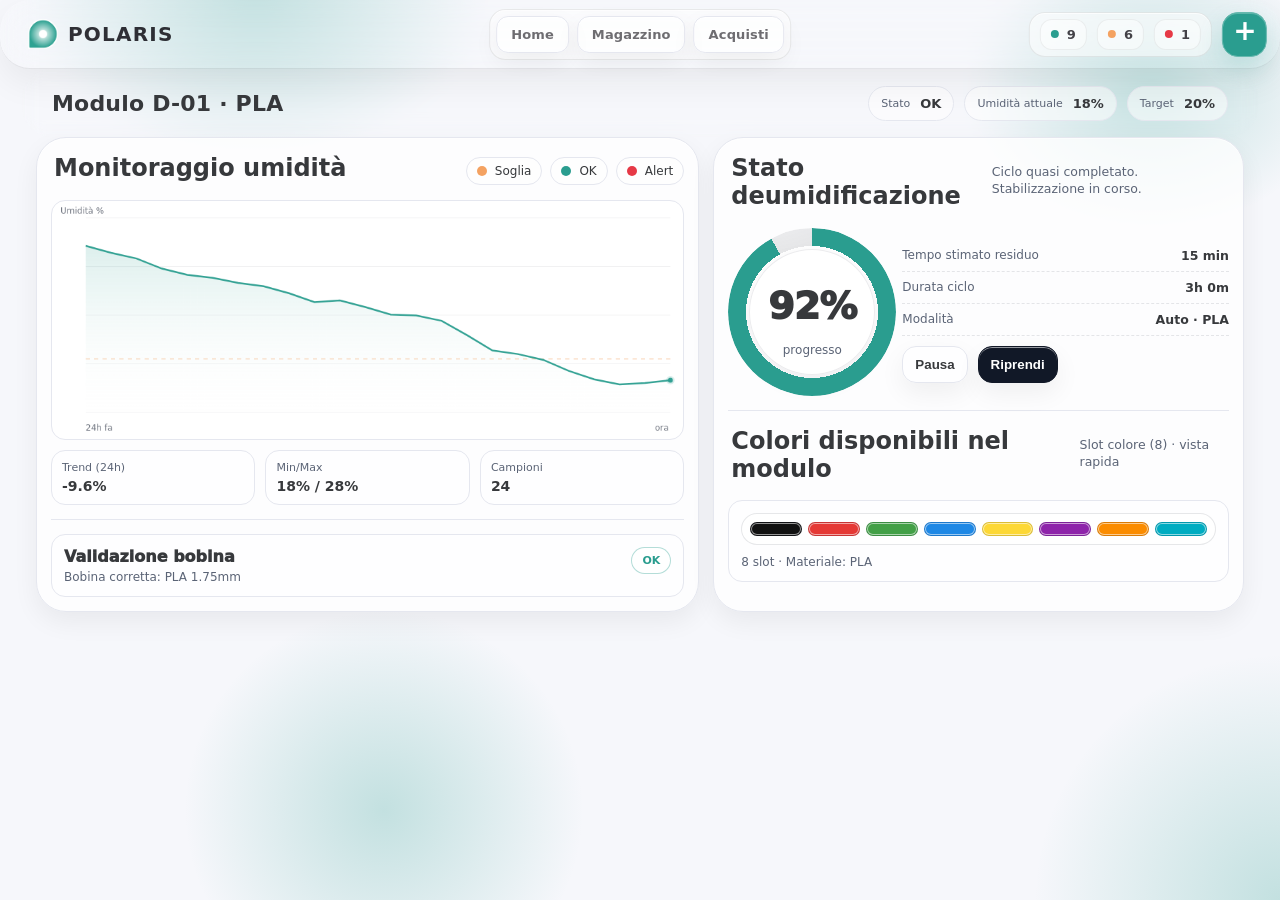
<file: modulo/index.html>
<!doctype html>
<html lang="it">
<head>
  <meta charset="utf-8" />
  <meta name="viewport" content="width=device-width,initial-scale=1" />
  <title>POLARIS</title>

  <link rel="icon" type="image/png" href="../polaris_ico.png" />
  <link rel="stylesheet" href="../theme.css">
  <link rel="stylesheet" href="./style.css" />
</head>
<body>
  <header class="header header-nav">
  <div class="header-inner">
    <div class="brand">
      <a href="../index.html" class="brand-link">
          <img src="../polaris_ico.png" alt="Logo POLARIS" class="brand-mark">
          <span class="logo">POLARIS</span>
        </a>
    </div>

    <nav class="nav" aria-label="Navigazione">
      <a class="nav-link" href="../index.html">Home</a>
      <a class="nav-link" href="../magazzino/index.html">Magazzino</a>
      <a class="nav-link" href="../acquisti/index.html">Acquisti</a>
    </nav>
<div class="nav-Kpi">
    <div class="kpis kpis-compact" aria-label="Stato moduli">
      <div class="kpi kpi-compact" title="Essiccato">
        <span class="dot is-done"></span>
        <span class="v" id="kDone">9</span>
      </div>
      <div class="kpi kpi-compact" title="Da essiccare">
        <span class="dot is-dry"></span>
        <span class="v" id="kDry">6</span>
      </div>
      <div class="kpi kpi-compact" title="Errore">
        <span class="dot is-err"></span>
        <span class="v" id="kErr">1</span>
      </div>
    </div>
    <a class="header-cta" href="../aggiungi-modulo/index.html">
  <span aria-hidden="true">+</span>
</a>
    </div>
  </div>
</header>

  <div class="wrap">
    <header class="header-m">
    <div class="header-inner">
      <div class="title">
        <h1 id="pageTitle">Modulo —</h1>
      </div>

      <div class="kpis-m">
        <div class="kpi-m">
          <div class="l">Stato</div>
          <div class="v" id="kStatus">—</div>
        </div>
        <div class="kpi-m">
          <div class="l">Umidità attuale</div>
          <div class="v" id="kHumidity">—%</div>
        </div>
        <div class="kpi-m">
          <div class="l">Target</div>
          <div class="v" id="kTarget">—%</div>
        </div>
      </div>
      </div>
    </header>

    <main class="page">
      <section class="grid">
        <!-- LEFT: Monitoring -->
        <div class="panel">
          <div class="panelTop">
            <h2>Monitoraggio umidità</h2>
            <div class="chipline">
              <span class="chipmini"><span class="dot is-dry"></span> Soglia</span>
              <span class="chipmini"><span class="dot is-done"></span> OK</span>
              <span class="chipmini"><span class="dot is-err"></span> Alert</span>
            </div>
          </div>

          <div class="chartWrap">
            <canvas id="humidityChart" width="900" height="340"></canvas>
          </div>

          <div class="chartFooter">
            <div class="metric">
              <div class="label">Trend (24h)</div>
              <div class="value" id="mTrend">—</div>
            </div>
            <div class="metric">
              <div class="label">Min/Max</div>
              <div class="value" id="mMinMax">—</div>
            </div>
            <div class="metric">
              <div class="label">Campioni</div>
              <div class="value" id="mSamples">—</div>
            </div>
          </div>

          <hr class="sep" />

          <!--<div class="panelTop">
             <h2>Controlli ed errori</h2>
            <span class="muted"></span>
          </div> -->

          <div class="alerts" id="alerts"></div>

          <!-- <div class="logBox">
            <div class="logTop">
              <div class="label">Event log</div>
              <button class="btn" id="addErrorDemo" type="button">Simula errore bobina</button>
            </div>
            <div class="log" id="eventLog"></div>
          </div>

          <hr class="sep" />

           <div class="panelTop">
            <h2>Pulizia & Manutenzione</h2>
            <span class="muted" id="cleanMeta">—</span>
          </div> 

          <div class="checklist" id="checklist"></div>

          <div class="btnRow">
            <button class="btn" id="resetChecklist" type="button">Reset checklist</button>
            <button class="btn primary" id="markCleaned" type="button">Segna pulito</button>
          </div> -->
        </div>

        <!-- RIGHT: Module info -->
        <div class="panel">
          <div class="panelTop">
            <h2>Stato deumidificazione</h2>
            <span class="muted" id="dehumNote">—</span>
          </div>

          <div class="dehum">
            <div class="ring" aria-hidden="true">
              <div class="ringInner">
                <div class="ringPct" id="ringPct">—%</div>
                <div class="ringSub">progresso</div>
              </div>
            </div>

            <div class="dehumInfo">
              <div class="row">
                <div class="label">Tempo stimato residuo</div>
                <div class="value" id="eta">—</div>
              </div>
              <div class="row">
                <div class="label">Durata ciclo</div>
                <div class="value" id="cycle">—</div>
              </div>
              <div class="row">
                <div class="label">Modalità</div>
                <div class="value" id="mode">—</div>
              </div>

              <div class="btnRow">
                <button class="btn" id="pauseBtn" type="button">Pausa</button>
                <button class="btn primary" id="resumeBtn" type="button">Riprendi</button>
              </div>
            </div>
          </div>

          <hr class="sep" />

          <div class="panelTop">
            <h2>Colori disponibili nel modulo</h2>
            <span class="muted">Slot colore (8) · vista rapida</span>
          </div>

          <div class="paletteBox">
            <div class="palette8" id="palette"></div>
            <div class="legendMini" id="paletteLegend">—</div>
          </div>
        </div>
      </section>
    </main>
  </div>

  <script src="./app.js"></script>
</body>
</html>
</file>
<file: theme.css>
:root{
  /* POLARIS Light */
  --bg:#f6f7fb;
  --panel: rgba(255,255,255,0.78);
  --panelSolid:#ffffff;
  --card: rgba(255,255,255,0.90);
  --text:#37393c;
  --muted:#5b6476;
  --line:#e5e7ef;

  /* Stati (riusabili ovunque) */
  --hi:#e63946;
  --md:#f4a261;
  --lo:#2a9d8f;
  --info:#3a86ff;

  --r:16px;color: rgb(91 95 103)
}

*{ box-sizing:border-box; }
html, body {
  margin: 0;
  width: 100%;
  min-height: 100%;
}

body {
  min-height: 100vh;
  font-family: ui-sans-serif, system-ui, -apple-system, Segoe UI, Roboto, Helvetica, Arial;
  color: var(--text);
  background-color: var(--bg);
  background-image:
    radial-gradient(30vw 20vw at 20% 0%, #2a9d9040 0%, transparent 60%),
    radial-gradient(24vw 18vw at 90% 10%, #2a9d9040 0%, transparent 60%),
    radial-gradient(26vw 26vw at 30% 90%, #2a9d9040 0%, transparent 60%),
    radial-gradient(32vw 32vw at 100% 100%, #2a9d9040 0%, transparent 60%);
  background-repeat: no-repeat;
  background-size: cover;
}

.wrap{ margin:0 auto; padding:22px; }

.header{
  display:flex; align-items:flex-start; justify-content:space-between; gap:16px;
  padding: 22px 22px 0px 22px;
  /*border:1px solid var(--line);*/
  border-radius: 30px;
  /*background: var(--panel);*/
  backdrop-filter: blur(10px);
}

.header-nav{
  position: relative;
  display: flex;
  align-items: center;
}

.brand{
  display:flex;
  align-items:center;
}

.brand-link{
  display:inline-flex;
  align-items:center;
  gap:10px;
  text-decoration:none;
}

.brand-mark{
  width:30px;
  height:30px;
  object-fit:contain;
  display:block;
}

.brand .logo{
  font-size:20px;
  font-weight:900;
  letter-spacing:.02em;
  color: var(--text);
  line-height:1;
}

.brand .logo{
  font-size:20px;
  font-weight:1000;
  letter-spacing:.02em;
}

.nav{
  position: absolute;
  left: 50%;
  transform: translateX(-50%);
  display: flex;
  gap: 10px;
}

.nav-Kpi{
  position: absolute;
  left: 100%;
  transform: translateX(-100%);
  display: flex;
  gap: 10px;
  padding-right: 13px;
}

.nav-link{
  display:inline-flex;
  align-items:center;
  justify-content:center;
  padding:10px 14px;
  border-radius: 999px;
  border:1px solid var(--line);
  background: rgba(255,255,255,0.55);
  color: var(--text);
  text-decoration:none;
  font-weight: 900;
  font-size: 13px;
  letter-spacing: .01em;
  box-shadow: 0 10px 26px rgba(16,10,20,0.06), inset 0 1px 0 rgba(255,255,255,0.55);
}

.nav-link:hover{
  background: rgba(255,255,255,0.70);
}

.nav-link.is-active{
  background: rgba(255,255,255,0.82);
  box-shadow: 0 14px 36px rgba(16,10,20,0.10), inset 0 1px 0 rgba(255,255,255,0.60);
}

.header.header-nav .header-cta{
  display:grid;
  place-items:center;
  width:45px;
  height:45px;
  padding:0px 0px 6px 1px;
  flex:0 0 45px;
  border-radius:16px;
  text-decoration:none;
  white-space:nowrap;

  font-size:28px;
  line-height:1;
  font-weight:900;

  color:#ffffff;
  background: var(--lo);
  border:1px solid color-mix(in srgb, var(--lo) 72%, #ffffff 28%);
  box-shadow:
    0 12px 26px rgba(42,157,143,0.20),
    inset 0 1px 0 rgba(255,255,255,0.24);

  transition:
    transform .18s ease,
    box-shadow .18s ease;
}

.header.header-nav .header-cta:hover{
  transform: translateY(-1px);
  box-shadow:
    0 16px 32px rgba(42,157,143,0.24),
    inset 0 1px 0 rgba(255,255,255,0.24);
}

.header.header-nav .header-cta:active{
  transform: translateY(0);
}

.title{ display:flex; flex-direction:column; gap:6px; }
.title h1{ margin:0; font-size:22px; letter-spacing:0.2px; }
.title p{ margin:0; color:var(--muted); font-size:13px; line-height:1.35; }

.panel{
  border:1px solid var(--line);
  border-radius: var(--r);
  background: var(--panel);
  padding:14px;
}

.kpis{
  display:flex;
  justify-content:flex-end;
  flex-wrap:nowrap;
  gap:10px;
}

.kpi{
  padding:10px 12px;
  display:flex;
  align-items:center;
  gap:10px;
  border-radius:999px;
  border:1px solid var(--line);
  background: rgba(255,255,255,0.55);
}

.kpi .l{
  font-size:11px;
  color:var(--muted);
}

.kpi .v{
  margin-top: 0;
  font-weight: 700;
  font-size: 13px;
  line-height: 1;
}

.input, .select{
  width:100%;
  padding:10px 12px;
  border-radius:12px;
  border:1px solid var(--line);
  background: rgba(255,255,255,0.85);
  color:var(--text);
  outline:none;
}
.input:focus, .select:focus{
  border-color: rgba(58,134,255,0.45);
  box-shadow: 0 0 0 3px rgba(58,134,255,0.12);
}

.btn{
  padding:10px 12px;
  border-radius:12px;
  border:1px solid var(--line);
  background: rgba(255,255,255,0.75);
  color:var(--text);
  font-weight:800;
  cursor:pointer;
}
.btn.primary{
  background: #111827;
  border-color: #111827;
  color: #fff;
}
.btn:active{ transform: translateY(1px); }

.chip, .tag{
  border:1px solid var(--line);
  background: rgba(255,255,255,0.65);
  border-radius:999px;
}

.dot{ width:10px; height:10px; border-radius:50%; display:inline-block; }
.dot.is-dry{ background: var(--md); }
.dot.is-done{ background: var(--lo); }
.dot.is-err{ background: var(--hi); }

.muted{ color:var(--muted); font-size:12.5px; line-height:1.35; }
.mono{
  font-family: ui-monospace, SFMono-Regular, Menlo, Monaco, Consolas, "Liberation Mono", "Courier New";
  letter-spacing:.04em;
}

/* =========================
   POLARIS Design System — Add-on
   ========================= */

:root{
  --r-sm: 12px;
  --r-md: 16px;   /* già usato come --r */
  --r-lg: 22px;
  --r-xl: 30px;

  --shadow-1: 0 10px 26px rgba(16,10,20,0.06);
  --shadow-2: 0 18px 50px rgba(16,10,20,0.08);
  --shadow-3: 0 28px 76px rgba(16,10,20,0.10);

  --glass: rgba(255,255,255,0.55);
  --glass-strong: rgba(255,255,255,0.72);
}

/* Card “soft-depth” riutilizzabile */
.card{
  border-radius: var(--r-xl);
  border: 1px solid var(--line);
  background:
    radial-gradient(760px 240px at 60% -20%, rgba(255,255,255,0.78), rgba(255,255,255,0.30) 55%, rgba(255,255,255,0.10) 100%),
    linear-gradient(180deg, rgba(255,255,255,0.82), rgba(255,255,255,0.62));
  box-shadow: var(--shadow-3), inset 0 1px 0 rgba(255,255,255,0.60);
}

/* Panel = contenitore più “tecnico” (glass) */
.panel{
  border-radius: var(--r-xl);
  border: 1px solid var(--line);
  background: var(--panel);
  box-shadow: var(--shadow-1), inset 0 1px 0 rgba(255,255,255,0.55);
}

/* Buttons: aggiungiamo varianti che in acquisti usi già */
.btn{
  box-shadow: var(--shadow-1), inset 0 1px 0 rgba(255,255,255,0.55);
  border-radius: 14px;
}
.btn.ghost{
  background: transparent;
  border-color: rgba(20,16,20,0.12);
  box-shadow: none;
}
.btn.ghost:hover{
  background: rgba(255,255,255,0.35);
}

/* KPI compatti: dot + numero (come vuoi tu in header) */
.kpis-compact{ gap: 12px; }
.kpi-compact{
  padding: 10px 12px;
  border-radius: 999px;
  background: var(--glass);
}
/* Stock status dot (OK / Limite / Sotto soglia) */
.state{
  display:flex;
  align-items:center;
  justify-content:flex-end;
}

.state-dot{
  width:10px;
  height:10px;
  border-radius:999px;
  display:inline-block;
  border: 1px solid rgba(20,16,20,0.12);
  box-shadow:
    0 0 0 2px rgba(255,255,255,0.75),
    0 0 16px rgba(0,0,0,0.10);
}

.state-dot.ok{
  background: var(--lo);
  box-shadow:
    0 0 0 2px rgba(255,255,255,0.75),
    0 0 16px color-mix(in srgb, var(--lo) 35%, transparent);
}

.state-dot.warn{
  background: var(--md);
  box-shadow:
    0 0 0 2px rgba(255,255,255,0.75),
    0 0 16px color-mix(in srgb, var(--md) 35%, transparent);
}

.state-dot.err{
  background: var(--hi);
  box-shadow:
    0 0 0 2px rgba(255,255,255,0.75),
    0 0 16px color-mix(in srgb, var(--hi) 35%, transparent);
}

/* ===== TOP BAR (POLARIS reference) ===== */
.header.header-nav{
  position: sticky;
  top: 0;
  z-index: 1000;

  /* barra full-width attaccata */
  padding: 0;
  width: 100%;

  /*background: rgba(255,255,255,0.82);*/
  backdrop-filter: blur(16px);

  border-bottom: 1px solid rgba(20,16,20,0.08);
  box-shadow: 0 14px 34px rgba(20,16,20,0.06);
}

/* wrapper interno per non attaccare tutto ai bordi */
.header.header-nav .header-inner{
  height: 68px;
  display: flex;
  align-items: center;
  justify-content: space-between;
  gap: 18px;

  /* puoi aumentare/diminuire questo, ma non è “padding dell’header” */
  padding: 0 28px;
}

/* ===== BRAND ===== */
.header.header-nav .logo{
  font-weight: 900;
  font-size: 20px;
  letter-spacing: .06em;
  color: rgba(21,19,26,0.88);
}

/* ===== NAV (pill group) ===== */
.header.header-nav .nav{
  display: flex;
  align-items: center;
  gap: 8px;

  padding: 6px;
  border-radius: 16px;

  background: rgba(255,255,255,0.55);
  border: 1px solid rgba(20,16,20,0.08);
  box-shadow: inset 0 1px 0 rgba(255,255,255,0.70);
}

.header.header-nav .nav-link{
  padding: 10px 14px;
  border-radius: 12px;
  text-decoration: none;

  font-size: 13px;
  font-weight: 600;
  color: rgba(21,19,26,0.62);

  transition: background .18s ease, color .18s ease;
}

.header.header-nav .nav-link:hover{
  background: rgba(20,16,20,0.05);
  color: rgba(21,19,26,0.78);
}

.header.header-nav .nav-link.is-active{
  background: rgba(20,16,20,0.06);
  color: rgba(21,19,26,0.86);
  border: 1px solid rgba(20,16,20,0.06);
}

/* ===== KPI CAPSULE RIGHT ===== */
.header.header-nav .kpis.kpis-compact{
  display: flex;
  align-items: center;
  gap: 10px;

  padding: 6px 10px;
  border-radius: 16px;

  background: rgba(255,255,255,0.55);
  border: 1px solid rgba(20,16,20,0.08);
  box-shadow: inset 0 1px 0 rgba(255,255,255,0.70);
}

.header.header-nav .kpi.kpi-compact{
  display: inline-flex;
  align-items: center;
  gap: 8px;

  padding: 8px 10px;
  border-radius: 12px;
  background: rgba(255,255,255,0.45);
  border: 1px solid rgba(20,16,20,0.06);
}

.header.header-nav .kpi.kpi-compact .v{
  font-weight: 700;
  font-size: 13px;
  color: rgba(21,19,26,0.80);
}

/* Dot compatibile con warn/err (se già li hai nel theme, puoi ometterli) */
.header.header-nav .dot{
  width: 8px;
  height: 8px;
  border-radius: 999px;
  display: inline-block;
}
.header.header-nav .dot.warn{ background: var(--md); box-shadow: 0 0 14px color-mix(in srgb, var(--md) 35%, transparent); }
.header.header-nav .dot.err{ background: var(--hi); box-shadow: 0 0 14px color-mix(in srgb, var(--hi) 35%, transparent); }

.progress{
  position:absolute;
  right:11px;
  bottom:15px;
  width: 86px;
  height: 54px;
}

.progress-ring{
  position:absolute;
  right:0;
  bottom:0;
  width: 35px;
  height: 35px;
  border-radius: 999px;
  background: conic-gradient(currentColor 0deg calc(var(--p,85)*3.6deg), rgba(21,19,26,0.10) 0deg 360deg);
  opacity: 0.22;
  box-shadow: 0 16px 44px rgba(16,10,20,0.12);
  -webkit-mask: radial-gradient(circle, transparent 58%, #000 60%);
          mask: radial-gradient(circle, transparent 58%, #000 60%);
}
.progress-val{
  position:absolute;
  right:0;
  bottom:4px;
  font-weight: 1000;
  font-size: 22px;
  letter-spacing: -0.04em;
  color: rgba(21,19,26,0.78);
}
.progress-val span{
  font-size: 16px;
  font-weight: 900;
  color: rgba(21,19,26,0.45);
  margin-left: 2px;
}



/* =========================
   GLOBAL RESPONSIVE — header / spacing / mobile nav
   ========================= */
@media (max-width: 1100px){
  .header.header-nav .header-inner{
    width: 100vw;
    height: auto;
    min-height: 68px;
  }

  .header.header-nav .brand,
  .header.header-nav .nav,
  .header.header-nav .nav-Kpi{
    position: static;
    left: auto;
    transform: none;
  }

  .header.header-nav .nav{
    justify-content: center;
  }

  .header.header-nav .nav-Kpi{
    margin-left: auto;
    padding-right: 0;
    align-items: center;
  }
}

@media (max-width: 720px){
  .wrap{
    padding: 14px;
  }

  .header.header-nav{
    backdrop-filter: blur(14px);
    width: 100%;
  }

  .header.header-nav .header-inner{
    width: 100vw;
    padding: 12px 14px 14px;
    gap: 10px;
    row-gap: 10px;
  }

  .brand-link{
    gap: 6px;
  }

  .brand-mark{
    width: 24px;
    height: 24px;
  }

  .header.header-nav .logo{
    font-size: 0px;
    letter-spacing: .04em;
  }

  .header.header-nav .nav{
    order: 2;
    width: 45%;
    padding: 4px;
    gap: 3px;
    border-radius: 14px;
    justify-content: stretch;
    display: grid;
    grid-template-columns: repeat(3, minmax(0, 1fr));
  }

  .header.header-nav .nav-link{
    min-width: 0;
    width: 100%;
    padding: 10px 12px;
    font-size: 10px;
    text-align: center;
    justify-content: center;
  }

  .header.header-nav .nav-Kpi{
    order: 3;
    width: 40%;
    margin-left: 0;
    justify-content: space-between;
    gap: 4px;
    border-radius: 13px;
  }

  .header.header-nav .kpis.kpis-compact{
    flex: 1 1 auto;
    min-width: 0;
    gap: 3px;
    padding: 4px 4px;
    justify-content: space-between;
  }

  .header.header-nav .kpi.kpi-compact{
    flex: 1 1 0;
    min-width: 0;
    justify-content: center;
    padding: 11.5px 4px;
  }

  .header.header-nav .kpi.kpi-compact .v{
    font-size: 10px;
  }

  .header.header-nav .header-cta{
    width: 30px;
    height: 30%;
    flex: 0 0 20px;
    padding: 0 0 5px 0.5px;
    font-size: 20px;
    border-radius: 12px;
  }
}

@media (max-width: 420px){
  .wrap{
    padding: 12px;
  }

  .header.header-nav .header-inner{
    width: 100%;
    padding: 6px 12px;
    min-height: 30px;
    
  }

  .header.header-nav .logo{
    font-size: 0px;
  }

  .header.header-nav .nav-link{
    font-size: 9px;
    padding: 7px 9px;
  }

  .header.header-nav .kpi.kpi-compact .v {
        font-size: 9px;
    }

  .header.header-nav .dot {
    width: 6px;
    height: 6px;
  } 

  .header.header-nav .kpis.kpis-compact{
    gap: 2px;
    padding: 3px;
    width: 30%;
  }

  .header.header-nav .kpi.kpi-compact{
    padding: 8px 4px;
  }
}
</file>
<file: modulo/style.css>
.wrap {
    padding: 22px;
    padding-top: 0px;
}

.page{ padding:14px; padding-top: 0px;}

.header-m {
    display: flex;
    align-items: flex-start;
    justify-content: space-between;
    gap: 16px;
    border-radius: 30px;
    backdrop-filter: blur(10px);
}

.header-inner{
  height: 68px;
  display: flex;
  align-items: center;
  justify-content: space-between;
  gap: 18px;
  padding: 0 30px;
  width: 100vw;
}

.kpis-m{
  display:flex;
  justify-content:flex-end;
  flex-wrap:nowrap;
  gap:10px;
}

.kpi-m{
  padding:10px 12px;
  display:flex;
  align-items:center;
  gap:10px;
  border-radius:999px;
  border:1px solid var(--line);
  background: rgba(255,255,255,0.55);
}

.kpi-m .l{
  font-size:11px;
  color:var(--muted);
}

.kpi-m .v{
  margin-top: 0;
  font-weight: 700;
  font-size: 13px;
  line-height: 1;
}


.grid{
  display:grid;
  grid-template-columns: 1.25fr 1fr;
  gap:14px;
}

h2 {
    display: block;
    font-size: 1.5em;
    margin-block-start: 0.1em;
    margin-block-end: 0.3em;
    margin-inline-start: 3px;
    margin-inline-end: 3px;
    font-weight: bold;
    unicode-bidi: isolate;
}

.panelTop{
  display:flex;
  align-items:baseline;
  justify-content:space-between;
  gap:12px;
  margin-bottom:10px;
}

.chipline{
  display:flex;
  gap:8px;
  flex-wrap:wrap;
  justify-content:flex-end;
}
.chipmini{
  display:inline-flex;
  align-items:center;
  gap:8px;
  font-size:12px;
  padding:6px 10px;
  border-radius:999px;
  border:1px solid var(--line);
  background: rgba(255,255,255,0.65);
}

.chartWrap{
  border:1px solid var(--line);
  border-radius: 14px;
  background: rgba(255,255,255,0.85);
  overflow:hidden;
}
canvas{ display:block; width:100%; height:auto; }

.chartFooter{
  margin-top:10px;
  display:grid;
  grid-template-columns: repeat(3, 1fr);
  gap:10px;
}
.metric{
  border:1px solid var(--line);
  background: rgba(255,255,255,0.75);
  border-radius:14px;
  padding:10px;
}
.metric .label{ font-size:11px; color:var(--muted); }
.metric .value{ font-size:14px; font-weight:900; margin-top:4px; }

.sep{
  border:0;
  border-top:1px solid var(--line);
  margin:14px 0;
}

.dehum{
  display:grid;
  grid-template-columns: 160px 1fr;
  gap:14px;
  align-items:center;
}
@media (max-width: 520px){
  .dehum{ grid-template-columns: 1fr; }
}

/* ===== POLARIS RING (soft, editoriale) ===== */
.ring{
  --size: 168px;
  --th: 18px;                         /* spessore anello */
  --track: rgba(15,23,42,0.07);        /* grigio track */
  --prog: var(--info); 
  --p: 0;                              /* 0..1 da JS */
  --deg: 0deg;

  width: var(--size);
  height: var(--size);
  border-radius: 50%;
  position: relative;
  display: grid;
  place-items: center;
  background:
    radial-gradient(circle at 35% 30%,
      rgba(255,255,255,0.55),
      rgba(255,255,255,0) 55%);
}

/* track + progress “morbidi” */
.ring::before{
  content:"";
  position:absolute;
  inset:0;
  border-radius: 50%;

  /* conic progress + track */
  background:
    conic-gradient(var(--prog) var(--deg), rgba(15,23,42,0.07) 0);

  /* crea il “foro” (donut) */
  -webkit-mask: radial-gradient(farthest-side, transparent calc(100% - var(--th)), #000 0);
          mask: radial-gradient(farthest-side, transparent calc(100% - var(--th)), #000 0);

  /* feeling glass */
  filter: drop-shadow(0 10px 26px rgba(15,23,42,0.10));
}


/* interno */
.ringInner{
  width: calc(var(--size) - (var(--th) * 2) - 6px);
  height: calc(var(--size) - (var(--th) * 2) - 6px);
  border-radius: 50%;

  background: rgba(255,255,255,0.92);
  border: 1px solid rgba(15,23,42,0.08);
  box-shadow:
    inset 0 1px 0 rgba(255,255,255,0.75),
    0 10px 22px rgba(15,23,42,0.06);

  display:grid;
  place-items:center;
  text-align:center;
}

.ringPct{
  font-size: 38px;     /* ↑ più grande */
  font-weight: 1000;
  letter-spacing: -0.8px;
  line-height: 1;
  transform: translateY(20px);
}

.ringPct span{ font-size: 0.55em; } /* se vuoi anche il % più piccolo */

.ringSub{
  font-size: 12px;
  color: var(--muted);
  margin-top: 4px;
}

.dehumInfo .row{
  display:flex;
  justify-content:space-between;
  gap:10px;
  padding:8px 0;
  border-bottom:1px dashed rgba(15,23,42,0.10);
}
.dehumInfo .row:last-child{ border-bottom:0; }
.dehumInfo .label{ font-size:12px; color:var(--muted); }
.dehumInfo .value{ font-size:12.5px; font-weight:900; }

.btnRow{
  display:flex;
  gap:10px;
  flex-wrap:wrap;
  margin-top:10px;
}

.paletteBox{
  border:1px solid var(--line);
  border-radius:14px;
  background: rgba(255,255,255,0.75);
  padding:12px;
}
.palette8{
  display:grid;
  grid-template-columns: repeat(8, 1fr);
  gap:6px;
  width:100%;
  max-width: 100%;
  padding:8px;
  border-radius:999px;
  border:1px solid rgba(15,23,42,0.10);
  background: rgba(255,255,255,0.85);
}
.palette8 .sw{
  height:14px;
  border-radius:999px;
  border:1px solid rgba(15,23,42,0.14);
  box-shadow: inset 0 0 0 1px rgba(255,255,255,0.55);
}
.legendMini{
  margin-top:10px;
  font-size:12px;
  color:var(--muted);
}

.alerts{
  display:grid;
  gap:10px;
}
.alert{
  border:1px solid var(--line);
  border-radius:14px;
  padding:12px;
  background: rgba(255,255,255,0.75);
  display:flex;
  align-items:flex-start;
  justify-content:space-between;
  gap:10px;
}
.alert .t{
  font-weight:1000;
}
.alert .d{
  margin-top:4px;
  font-size:12px;
  color:var(--muted);
}
.badge{
  font-size:11px;
  font-weight:900;
  padding:6px 10px;
  border-radius:999px;
  border:1px solid var(--line);
  background: rgba(255,255,255,0.7);
  white-space:nowrap;
}
.badge.ok{ color: var(--lo); border-color: rgba(42,157,143,0.35); }
.badge.warn{ color: var(--md); border-color: rgba(244,162,97,0.35); }
.badge.err{ color: var(--hi); border-color: rgba(230,57,70,0.35); }

.logBox{
  margin-top:10px;
  border:1px solid var(--line);
  border-radius:14px;
  background: rgba(255,255,255,0.75);
  padding:12px;
}
.logTop{
  display:flex;
  align-items:center;
  justify-content:space-between;
  gap:10px;
  margin-bottom:10px;
}
.log{
  max-height: 180px;
  overflow:auto;
  border:1px solid rgba(15,23,42,0.10);
  border-radius:12px;
  background: rgba(255,255,255,0.85);
  padding:10px;
  font-family: ui-monospace, SFMono-Regular, Menlo, Monaco, Consolas, "Liberation Mono", "Courier New";
  font-size:11.5px;
  color: rgba(15,23,42,0.85);
}

.checklist{
  display:grid;
  gap:10px;
  margin-top:10px;
}
.check{
  display:flex;
  gap:10px;
  align-items:flex-start;
  padding:10px;
  border:1px solid var(--line);
  border-radius:14px;
  background: rgba(255,255,255,0.75);
}
.check input{ margin-top:2px; }
.check .cTitle{ font-weight:900; }
.check .cDesc{ margin-top:4px; font-size:12px; color:var(--muted); }

@media (max-width: 980px){
  .grid{ grid-template-columns: 1fr; }

  .header-m {
    display: flex;
    justify-content: center;
  }

  .header-inner{
    gap: 10px;
    height: unset;
    flex-wrap: wrap;
    padding: 0.5rem 0rem 0.5rem 0rem;
  }

  .page {
    padding: 0px;
    padding-top: 0px;
  }
}

@media (max-width: 520px){
  .panelTop {
    align-items: flex-start;
    margin-bottom: 10px;
    flex-wrap: wrap;
    gap: 0px;
}

h2 {
    font-size: 1.1rem;
    font-weight: bold;
    unicode-bidi: isolate;
}
}
</file>
